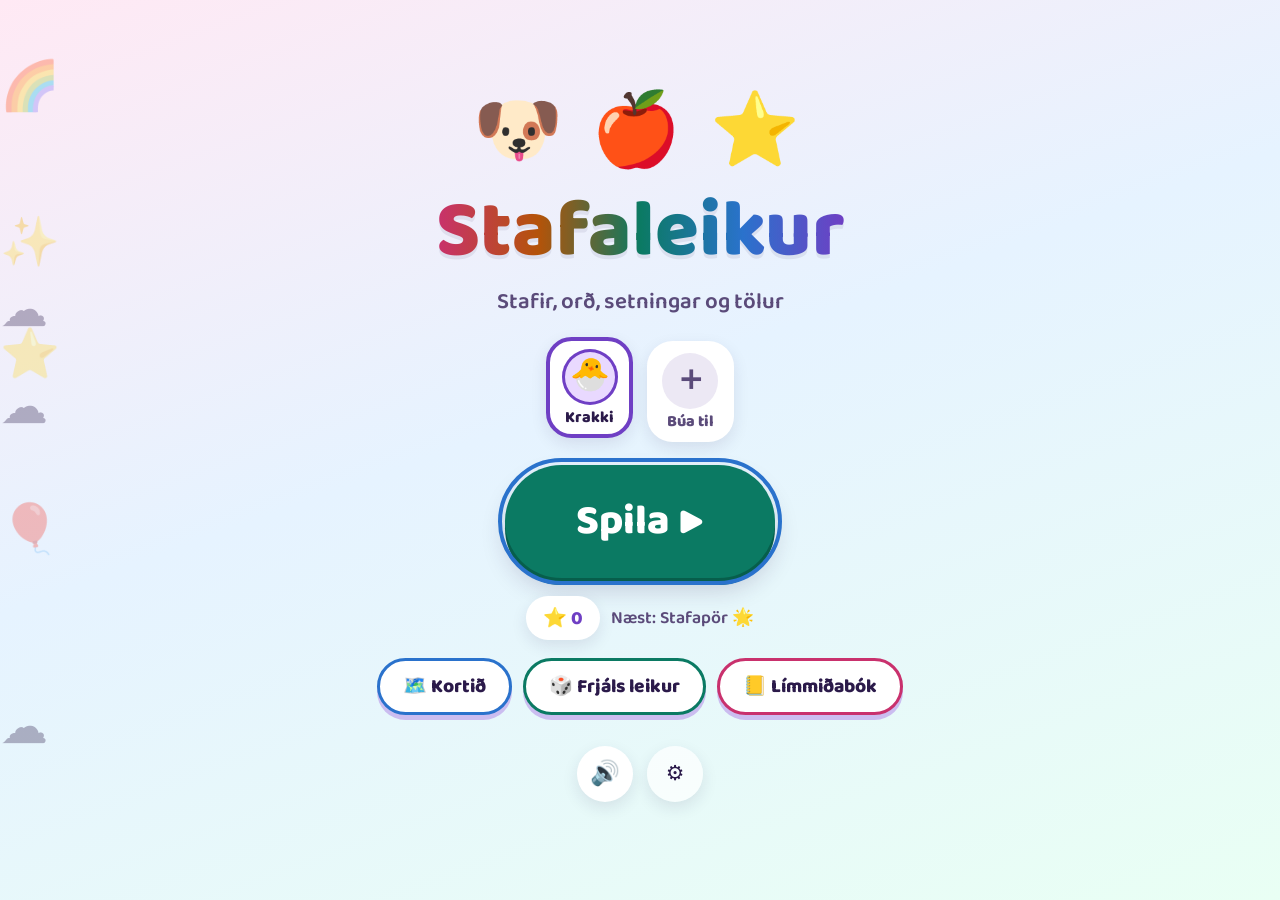
<file: index.html>
<!DOCTYPE html>
<html lang="is">
<head>
<meta charset="utf-8">
<meta name="viewport" content="width=device-width, initial-scale=1, viewport-fit=cover">
<meta name="theme-color" content="#ffe9f4">
<meta name="description" content="Stafaleikur — íslenskur lestrar- og reikningsleikur fyrir börn sem eru að læra stafina, lesa orð og setningar, og telja.">
<meta name="apple-mobile-web-app-capable" content="yes">
<meta name="mobile-web-app-capable" content="yes">
<meta name="apple-mobile-web-app-status-bar-style" content="default">
<meta name="apple-mobile-web-app-title" content="Stafaleikur">
<title>Stafaleikur</title>
<link rel="manifest" href="./manifest.webmanifest">
<link rel="icon" href="./icons/favicon.svg" type="image/svg+xml">
<link rel="apple-touch-icon" href="./apple-touch-icon.png">
<link rel="preconnect" href="https://fonts.googleapis.com">
<link rel="preconnect" href="https://fonts.gstatic.com" crossorigin>
<link rel="stylesheet" href="https://fonts.googleapis.com/css2?family=Baloo+2:wght@600;800&display=swap" media="print" onload="this.media='all'">
<link rel="stylesheet" href="./css/stafaleikur.css">
</head>
<body>
<div id="app" aria-live="polite"></div>
<noscript><p style="padding:2rem;text-align:center">Kveikja þarf á JavaScript til að spila Stafaleikinn.</p></noscript>
<script type="module" src="./js/app.js"></script>
<script data-goatcounter="https://lestrarleikur.goatcounter.com/count" async src="//gc.zgo.at/count.js"></script>
</body>
</html>
</file>
<file: css/stafaleikur.css>
/* =====================================================================
   Stafaleikur 2.0 — hönnunarkerfi og sameiginlegir hlutar
   Litir eru valdir með WCAG-mælingu: dökkur texti á ljósum reitum (>10:1),
   hvítur texti aðeins á djúpu litunum (≥4,5:1). Aldrei hvítt á gulu.
   ===================================================================== */
:root{
  --bleikur:#c9316d;   --bleikur-ljos:#ffd6e7;
  --blar:#2a72cc;      --blar-ljos:#d6e8ff;
  --graenn:#0b7a63;    --graenn-ljos:#d1f5ea;
  --gulur:#f5b800;     --gulur-ljos:#fff1b8;   --gulur-dj:#a16207;
  --fjolublar:#6f3fc4; --fjolublar-ljos:#e9d9ff;
  --appelsinu:#b45309; --appelsinu-ljos:#ffe7c7;
  --raudur:#b91c1c;    --raudur-ljos:#fde2e4;
  --blagraenn:#0e7490; --blagraenn-ljos:#d8f1fb;
  --fuksia:#a21caf;    --fuksia-ljos:#fae8ff;
  --indigo:#4338ca;    --indigo-ljos:#e0e0ff;
  --dokkt:#2b1a4a; --dauft:#5b4b7a; --hvitt:#fff; --graleitt:#ece8f4; --grar:#8d84a3;
  --bak:linear-gradient(160deg,#ffe9f4 0%,#e6f3ff 45%,#e9fff4 100%);
  --radius:1.6rem; --radius-l:2.4rem;
  --skuggi:0 14px 34px rgba(43,26,74,.14); --skuggi-l:0 6px 16px rgba(43,26,74,.10);
  --letur:"Baloo 2","Chalkboard SE",ui-rounded,"Comic Sans MS",system-ui,sans-serif;
  --bil:clamp(.45rem,1.5vh,1rem);
  --ofan:env(safe-area-inset-top,0px); --nedan:env(safe-area-inset-bottom,0px);
  --vinstri:env(safe-area-inset-left,0px); --haegri:env(safe-area-inset-right,0px);
  --hrodi:.15s;
}

*{box-sizing:border-box}
html,body{height:100%;margin:0;overscroll-behavior:none}
html{-webkit-text-size-adjust:100%;color-scheme:light}
body{
  font-family:var(--letur);font-weight:600;color:var(--dokkt);
  background:#ffe9f4;overflow:hidden;
  -webkit-user-select:none;user-select:none;
  touch-action:manipulation;-webkit-tap-highlight-color:transparent;-webkit-touch-callout:none;
  overscroll-behavior:none;
}
body::before{content:'';position:fixed;inset:0;background:var(--bak);z-index:-2}
button{font:inherit;color:inherit;font-weight:inherit;cursor:pointer;touch-action:manipulation}
button:disabled{cursor:default}
:focus{outline:none}
:focus-visible{outline:4px solid var(--blar);outline-offset:3px;border-radius:.6rem}
b,strong{font-weight:800}
input{font:inherit}
.falin{display:none !important}
.sr{position:absolute;width:1px;height:1px;overflow:hidden;clip:rect(0 0 0 0);white-space:nowrap}

/* himinn (skýin) og agnir (konfettí) */
#himinn{position:fixed;inset:0;pointer-events:none;z-index:0;overflow:hidden}
.sky{position:absolute;font-size:3rem;opacity:.32;animation:sveima linear infinite}
@keyframes sveima{from{transform:translateX(-15vw)}to{transform:translateX(115vw)}}
#agnir{position:fixed;inset:0;pointer-events:none;z-index:40;overflow:hidden}
.agn{position:absolute;font-size:2rem;animation:falla linear forwards}
@keyframes falla{to{transform:translateY(110vh) rotate(720deg);opacity:0}}

/* ---------- skjáir ---------- */
#app{position:relative;z-index:1;height:100vh;height:100dvh;width:100%;display:flex;flex-direction:column}
.skjar{
  flex:1;min-height:0;width:100%;display:flex;flex-direction:column;align-items:center;
  gap:var(--bil);text-align:center;
  padding:calc(.6rem + var(--ofan)) calc(1rem + var(--haegri)) calc(.8rem + var(--nedan)) calc(1rem + var(--vinstri));
  overflow-y:auto;overflow-x:hidden;-webkit-overflow-scrolling:touch;
}
.skjar.midja{justify-content:center}
.skjar.midja::before,.skjar.midja::after{content:'';flex:1 0 0;min-height:0}
.skjar.leikskjar{overflow:hidden;justify-content:flex-start}
.efni{width:100%;max-width:64rem;display:flex;flex-direction:column;align-items:center;gap:var(--bil)}

h1,h2,h3{margin:0;line-height:1.1}
h1.logo{font-size:clamp(2.4rem,8vw,5rem);font-weight:800;line-height:1;
  background:linear-gradient(90deg,var(--bleikur),var(--appelsinu),var(--graenn),var(--blar),var(--fjolublar));
  -webkit-background-clip:text;background-clip:text;color:transparent;filter:drop-shadow(0 4px 0 rgba(43,26,74,.08))}
h2{font-size:clamp(1.5rem,4.5vw,2.4rem);font-weight:800}
h3{font-size:clamp(1.15rem,3vw,1.5rem);font-weight:800}
.undirtitill{font-size:clamp(1rem,3vw,1.4rem);color:var(--dauft);margin:0}
.smatt{font-size:clamp(.95rem,2.4vw,1.1rem);color:var(--dauft)}
p{margin:0;line-height:1.4}

/* ---------- takkar ---------- */
.takki{
  --t:var(--graenn);--t-dj:#075e4b;
  font-size:clamp(1.3rem,3.6vw,2rem);font-weight:800;color:#fff;background:var(--t);
  border:none;border-radius:999px;padding:.65em 1.5em;min-height:3.4rem;
  box-shadow:0 7px 0 var(--t-dj),0 12px 24px rgba(43,26,74,.18);
  transition:transform .08s,box-shadow .08s,opacity .2s;display:inline-flex;align-items:center;justify-content:center;gap:.4em;
  text-decoration:none;
}
.takki:active{transform:translateY(5px);box-shadow:0 2px 0 var(--t-dj)}
.takki.blar{--t:var(--blar);--t-dj:#1c549c}
.takki.bleikur{--t:var(--bleikur);--t-dj:#961f4f}
.takki.fjolublar{--t:var(--fjolublar);--t-dj:#4f2a92}
.takki.appelsinu{--t:var(--appelsinu);--t-dj:#843b05}
.takki.raudur{--t:var(--raudur);--t-dj:#8a1414}
.takki.litill{font-size:clamp(1rem,2.6vw,1.25rem);padding:.55em 1.2em;min-height:3.4rem;box-shadow:0 5px 0 var(--t-dj),0 8px 16px rgba(43,26,74,.14)}
.takki.litill:active{box-shadow:0 1px 0 var(--t-dj)}
.takki:disabled{opacity:.45;transform:none;box-shadow:0 5px 0 var(--t-dj)}

.textatakki{
  --t:var(--fjolublar);
  font-size:clamp(1rem,2.6vw,1.2rem);font-weight:800;color:var(--dokkt);background:#fff;
  border:3px solid var(--t);border-radius:999px;padding:.5em 1.2em;min-height:3.4rem;
  box-shadow:0 5px 0 #cbbdf0;transition:transform .08s,box-shadow .08s,background .12s;
  display:inline-flex;align-items:center;justify-content:center;gap:.4em;
  -webkit-user-select:none;user-select:none;
}
.textatakki:active,.textatakki.virkur{background:var(--t);color:#fff;transform:translateY(4px);box-shadow:0 1px 0 #cbbdf0}
.textatakki.blar{--t:var(--blar)} .textatakki.graenn{--t:var(--graenn)} .textatakki.bleikur{--t:var(--bleikur)}
.textatakki .synid{background:var(--fjolublar-ljos);border-radius:.5em;padding:.05em .5em;letter-spacing:.05em;white-space:nowrap}
.textatakki.virkur .synid{background:rgba(255,255,255,.25)}
.textatakki.halda{touch-action:none}

.ikontakki{
  width:3.5rem;height:3.5rem;min-width:3.5rem;border-radius:50%;border:none;background:#fff;color:var(--dokkt);
  font-size:1.5rem;display:inline-flex;align-items:center;justify-content:center;
  box-shadow:var(--skuggi-l);transition:transform .08s;
}
.ikontakki:active{transform:scale(.92)}
.ikontakki.stor{width:4rem;height:4rem;min-width:4rem;font-size:2rem}

.merki{background:#fff;border-radius:999px;padding:.35em .9em;font-size:clamp(1rem,2.2vw,1.2rem);
  font-weight:800;box-shadow:var(--skuggi-l);white-space:nowrap;display:inline-flex;align-items:center;gap:.3em;min-height:2.4rem}
.merki.fjolublar{color:var(--fjolublar)} .merki.bleikur{color:var(--bleikur)} .merki.graenn{color:var(--graenn)} .merki.blar{color:var(--blar)}

/* ---------- HUD (stika) ---------- */
.stika{width:100%;max-width:64rem;display:flex;align-items:center;gap:.6rem;flex-wrap:nowrap;min-height:3.75rem}
.stika .stafaTakki{font-size:1.15rem;font-weight:800;letter-spacing:-.02em}
.stika .stafaTakki[aria-pressed="true"]{background:var(--fjolublar);color:#fff}
@media (max-width:420px){.stika .titill{display:none}}
/* toppstika sem límist við toppinn á skjám sem skrunast (kort, límmiðabók, foreldrar) */
.toppstika{position:sticky;top:calc(-.6rem - var(--ofan));z-index:5;background:rgba(255,236,246,.85);backdrop-filter:blur(8px);-webkit-backdrop-filter:blur(8px);
  margin:calc(-.6rem - var(--ofan)) -1rem 0;padding:calc(.6rem + var(--ofan)) 1rem .5rem;width:calc(100% + 2rem);display:flex;justify-content:center}
.toppstika > .stika{max-width:64rem}
.stika .titill{flex:1 1 auto;min-width:0;text-align:left;font-size:clamp(1rem,2.6vw,1.3rem);font-weight:800;
  white-space:nowrap;overflow:hidden;text-overflow:ellipsis;color:var(--dokkt);padding:0 .2rem}
.framvinda{flex:1 1 8rem;max-width:22rem;height:1.1rem;background:var(--fjolublar-ljos);border-radius:999px;overflow:hidden;
  box-shadow:inset 0 2px 4px rgba(43,26,74,.10)}
.framvindaFyllt{height:100%;width:0%;border-radius:999px;background:linear-gradient(90deg,var(--blagraenn),var(--graenn));transition:width .35s}
.stika .timi{min-width:5.2rem;justify-content:center;font-variant-numeric:tabular-nums}
.stika .timi.litid{color:var(--raudur);animation:pulsa .6s ease-in-out infinite}

/* ---------- leiksvæðið ---------- */
.leiksvaedi{flex:1 1 auto;min-height:0;width:100%;max-width:64rem;display:flex;flex-direction:column;
  align-items:center;justify-content:flex-start;gap:clamp(.4rem,1.6vh,1rem);position:relative;overflow:hidden}
.leiksvaedi > *{max-width:100%}
.leiksvaedi:focus,.leiksvaedi:focus-visible{outline:none}
/* miðjun með sjálfvirkum spássíum í stað justify-content:center, svo toppurinn klippist ekki ef efnið er of hátt */
.leiksvaedi > :first-child{margin-top:auto}
.leiksvaedi > :last-child{margin-bottom:auto}
.hjalp{width:100%;max-width:64rem;font-size:clamp(1rem,2.6vw,1.3rem);color:var(--dauft);min-height:1.6em;
  line-height:1.3;font-weight:700}
.hjalp .stafnafn{color:var(--bleikur);font-weight:800;font-size:1.15em}

/* ---------- spjald / mynd / orð ---------- */
.spjald{background:#fff;border-radius:var(--radius-l);padding:clamp(.6rem,1.6vh,1rem) clamp(1.2rem,4vw,2.2rem);
  box-shadow:var(--skuggi);display:flex;flex-direction:column;align-items:center;gap:clamp(.3rem,1vh,.6rem);max-width:100%}
.spjald.rangt{animation:hrista .4s}
.spjald.rod{flex-direction:row;gap:clamp(.8rem,3vw,2rem);justify-content:center;flex-wrap:wrap}
.mynd{font-size:clamp(3.5rem,14vh,8rem);line-height:1.1;animation:hopp 2.2s ease-in-out infinite;cursor:pointer;
  background:none;border:none;padding:0 .1em}
.mynd.litil{font-size:clamp(2.6rem,9vh,5rem)}
.mynd.rett{animation:snua .6s ease}
.stort-ord{font-size:clamp(2rem,min(9vh,10vw),4.5rem);font-weight:800;line-height:1.15;letter-spacing:.03em;
  overflow-wrap:anywhere}
.stort-ord .eyda{display:inline-block;min-width:2.2em;border-bottom:.08em solid var(--fjolublar);
  background:var(--fjolublar-ljos);border-radius:.25em .25em 0 0;color:var(--fjolublar);vertical-align:bottom;
  padding:0 .15em;animation:pulsa 1.1s ease-in-out infinite}
.stort-ord .eyda.buid{color:var(--graenn);background:var(--graenn-ljos);border-color:var(--graenn);animation:skella .3s ease}
.stort-ord .eyda.visbending{color:var(--bleikur);background:var(--bleikur-ljos);border-color:var(--bleikur)}
.storistafur{font-size:clamp(4.5rem,16vh,9rem);font-weight:800;line-height:1.05;
  background:linear-gradient(180deg,var(--fjolublar),var(--bleikur));-webkit-background-clip:text;background-clip:text;color:transparent}
.baedi{font-size:clamp(1.1rem,3vw,1.5rem);color:var(--dauft);letter-spacing:.3em;font-weight:800}
.setning{font-size:clamp(1.5rem,min(6.5vh,6vw),3rem);font-weight:800;line-height:1.25;overflow-wrap:anywhere;max-width:100%}

.ord{display:flex;gap:clamp(.2rem,.8vw,.4rem);align-items:flex-end;flex-wrap:wrap;justify-content:center}
.stafur{
  font-size:clamp(1.9rem,min(7vw,8vh),4rem);font-weight:800;line-height:1.15;
  padding:.06em .18em;border-radius:.28em;min-width:.75em;text-align:center;background:none;border:none;color:var(--dokkt);
}
.stafur.sest{color:var(--dokkt);opacity:.55}
.stafur.reitur{color:transparent;background:var(--fjolublar-ljos);border-bottom:.12em solid var(--fjolublar)}
.stafur.reitur.naest{background:var(--gulur-ljos);border-bottom-color:var(--gulur-dj);animation:pulsa 1.1s ease-in-out infinite}
.stafur.buid{color:var(--graenn);background:var(--graenn-ljos);border-bottom:.12em solid var(--graenn);animation:skella .3s ease}
.stafur.visbending{color:var(--bleikur) !important;background:var(--bleikur-ljos);border-bottom-color:var(--bleikur)}
.stafur.rangur-stafur{color:var(--raudur);background:var(--raudur-ljos);animation:hrista .35s}
.stafur.smellanlegur{cursor:pointer;min-width:2.75rem;min-height:2.75rem}
.ord.hastafir .stafur{text-transform:uppercase}

/* ---------- stafa- og tölureitir ---------- */
.stafaval,.tolur{display:grid;gap:clamp(.55rem,1.4vw,.8rem);width:100%;max-width:58rem;
  grid-template-columns:repeat(auto-fit,minmax(3.6rem,1fr));justify-content:center}
.stafaval.faerri,.tolur.faerri{max-width:36rem}
.stafaval.hastafir .stafatakki{text-transform:uppercase}
.stafatakki,.tolutakki{
  --l:var(--fjolublar-ljos);--l-dj:var(--fjolublar);
  font-weight:800;font-size:clamp(1.5rem,4vw,2.4rem);line-height:1.15;color:var(--dokkt);background:var(--l);
  border:2px solid var(--l-dj);border-radius:1rem;padding:.3em 0;min-height:3.5rem;min-width:3.5rem;
  box-shadow:0 6px 0 var(--l-dj),0 8px 18px rgba(43,26,74,.12);
  transition:transform .08s,box-shadow .08s,opacity .2s;
}
@media(hover:hover){.stafatakki:hover,.tolutakki:hover{transform:translateY(-3px)}}
.stafatakki:active,.tolutakki:active{transform:translateY(5px);box-shadow:0 1px 0 var(--l-dj)}
.stafatakki.rangur,.tolutakki.rangur{opacity:.25;pointer-events:none;transform:none;box-shadow:none}
.stafatakki.visbending,.tolutakki.visbending{animation:pulsa .7s ease-in-out infinite;outline:5px solid var(--bleikur);outline-offset:3px}
.stafatakki.rett,.tolutakki.rett{animation:snua .6s ease;background:var(--graenn-ljos);--l-dj:var(--graenn);outline:4px solid var(--graenn);outline-offset:2px}
/* grænn og rauður eru fráteknir fyrir rétt/rangt — ekki í reitalitunum */
[data-litur="0"],[data-litur="8"]{--l:var(--bleikur-ljos);--l-dj:var(--bleikur)}
[data-litur="1"],[data-litur="9"]{--l:var(--blar-ljos);--l-dj:var(--blar)}
[data-litur="2"]{--l:var(--fjolublar-ljos);--l-dj:var(--fjolublar)}
[data-litur="3"]{--l:var(--appelsinu-ljos);--l-dj:var(--appelsinu)}
[data-litur="4"]{--l:var(--blagraenn-ljos);--l-dj:var(--blagraenn)}
[data-litur="5"]{--l:var(--gulur-ljos);--l-dj:var(--gulur-dj)}
[data-litur="6"]{--l:var(--indigo-ljos);--l-dj:var(--indigo)}
[data-litur="7"]{--l:var(--fuksia-ljos);--l-dj:var(--fuksia)}

/* ---------- myndaval ---------- */
.valkostir{display:grid;grid-template-columns:repeat(4,1fr);gap:clamp(.5rem,1.5vw,1rem);width:100%;max-width:56rem}
.valkostir.thrir{grid-template-columns:repeat(3,1fr);max-width:44rem}
.valkostir.tveir{grid-template-columns:repeat(2,1fr);max-width:30rem}
.valkostir.sex{grid-template-columns:repeat(3,1fr);max-width:44rem}
@media (max-width:700px){
  .valkostir{grid-template-columns:repeat(2,1fr)}
  .valkostir.sex{grid-template-columns:repeat(3,1fr)}
  .valkostir.sex .valkostur .emj{font-size:clamp(2rem,7vh,3rem)}
  .valkostir.thrir{grid-template-columns:repeat(3,1fr)}
  .valkostir.thrir .valkostur .emj{font-size:clamp(2.2rem,8vh,3.6rem)}
}
.valkostur{position:relative;background:#fff;border:4px solid transparent;border-radius:var(--radius);
  padding:clamp(.5rem,1.6vh,1rem) .4rem;font:inherit;transition:transform var(--hrodi),border-color var(--hrodi),opacity .2s;
  box-shadow:0 10px 22px rgba(43,26,74,.11);min-height:5rem;display:flex;flex-direction:column;align-items:center;justify-content:center;gap:.2rem}
@media(hover:hover){.valkostur:hover{transform:translateY(-6px);border-color:var(--blar)}}
.valkostur:active{transform:scale(.96)}
.valkostur .emj{font-size:clamp(2.6rem,min(9vh,11vw),5rem);line-height:1.15;display:block}
.valkostir.thrir .valkostur .emj{font-size:clamp(2.8rem,min(10vh,13vw),5.4rem)}
.valkostur .nr{position:absolute;top:.45rem;left:.5rem;background:var(--fjolublar);color:#fff;
  width:1.8rem;height:1.8rem;border-radius:50%;display:flex;align-items:center;justify-content:center;font-size:1rem;font-weight:800}
.valkostur .ordtexti{font-size:clamp(1rem,2.6vw,1.3rem);font-weight:800;color:var(--dauft);opacity:0;transition:.2s;min-height:1.2em;line-height:1.2}
.valkostur.syna .ordtexti,.valkostur.medTexta .ordtexti{opacity:1}
.valkostur.rett{border-color:var(--graenn);background:var(--graenn-ljos);animation:snua .6s ease}
.valkostur.rangt{animation:hrista .4s;opacity:.35;pointer-events:none}
.valkostur.visbending{animation:pulsa .7s ease-in-out infinite;border-color:var(--bleikur)}
.valkostur:disabled{pointer-events:none}

/* ---------- flísar (orða-/stafaraðir) ---------- */
.flisar{display:flex;flex-wrap:wrap;gap:clamp(.4rem,1.2vw,.7rem);justify-content:center;width:100%;max-width:56rem}
.flis{--l:var(--blar-ljos);--l-dj:var(--blar);
  font-size:clamp(1.3rem,min(4vw,5vh),2.2rem);font-weight:800;color:var(--dokkt);background:var(--l);border:2px solid var(--l-dj);border-radius:1rem;line-height:1.15;
  padding:.4em .8em;min-height:3.4rem;min-width:3.4rem;box-shadow:0 6px 0 var(--l-dj),0 8px 18px rgba(43,26,74,.12);
  transition:transform .08s,box-shadow .08s,opacity .2s}
.flis:active{transform:translateY(5px);box-shadow:0 1px 0 var(--l-dj)}
.flis.valin{opacity:.25;pointer-events:none;transform:none;box-shadow:none}
.flis.rett{background:var(--graenn-ljos);--l-dj:var(--graenn)}
.flis.rangt{animation:hrista .35s;background:var(--raudur-ljos);--l-dj:var(--raudur)}
.flis.visbending{animation:pulsa .7s ease-in-out infinite;outline:5px solid var(--bleikur);outline-offset:3px}
.flis.rangur{opacity:.25;pointer-events:none;transform:none;box-shadow:none}
.holf{display:flex;flex-wrap:wrap;gap:.4rem;justify-content:center;align-items:center;min-height:3.6rem;width:100%}
.holf .reitur-ord{min-width:4.5em;min-height:2.6em;border-bottom:.12em solid var(--fjolublar);background:var(--fjolublar-ljos);
  border-radius:.4em .4em 0 0;font-size:clamp(1.3rem,min(4vw,5vh),2.2rem);font-weight:800;display:flex;align-items:center;justify-content:center;
  padding:0 .4em;color:var(--dokkt);border-top:none;border-left:none;border-right:none}
.holf .reitur-ord.naest{background:var(--gulur-ljos);border-bottom-color:var(--gulur-dj);animation:pulsa 1.1s ease-in-out infinite}
.holf .reitur-ord.fyllt{cursor:pointer}
.holf .reitur-ord.buid{background:var(--graenn-ljos);border-bottom-color:var(--graenn);color:var(--graenn);animation:skella .3s ease}

/* ---------- stjörnur ---------- */
.stjornur{display:inline-flex;gap:.15em;font-size:1em;line-height:1}
.stjarna{filter:grayscale(1);opacity:.35;display:inline-block}
.stjarna.full{filter:none;opacity:1}
.stjarna.fljuga{animation:stjarnaInn .5s cubic-bezier(.34,1.56,.64,1) backwards}
@keyframes stjarnaInn{from{transform:scale(0) rotate(-90deg);opacity:0}to{transform:scale(1);opacity:1}}

/* ---------- svið (sagan) ---------- */
.svid{background:#fff;border-radius:var(--radius-l);padding:clamp(.8rem,2vh,1.2rem) clamp(1rem,3vw,1.6rem);box-shadow:var(--skuggi);
  width:min(56rem,100%);min-height:clamp(6rem,20vh,10rem);display:flex;align-items:center;justify-content:center;overflow:hidden}
.svidHlutir{display:flex;flex-wrap:wrap;gap:.25em;justify-content:center;align-items:center;font-size:clamp(1.8rem,6.5vh,3.4rem)}
.svidHlutir span{display:inline-block;will-change:transform,opacity}
.svidhopur{display:flex;flex-wrap:wrap;gap:.25em;justify-content:center;align-items:center;padding:.12em .25em;border-radius:.6em}
.svidhopur.nyr{background:var(--graenn-ljos);box-shadow:inset 0 0 0 3px #a9dccb}
.svidhopur.valinn{cursor:pointer;border:4px solid transparent;transition:border-color .15s}
.svidadgerd{font-weight:800;color:var(--fjolublar);font-size:1.1em;padding:0 .15em}
.svidpar{display:flex;align-items:center;gap:.25em;flex-wrap:wrap;justify-content:center}
.farinn{opacity:.3;filter:grayscale(1);position:relative}
.farinn::after{content:'✖';position:absolute;inset:0;display:flex;align-items:center;justify-content:center;color:var(--bleikur);font-size:.8em;opacity:.9;filter:none}
.jafna{font-size:clamp(1.5rem,min(6vh,8vw),2.6rem);font-weight:800;letter-spacing:.02em;white-space:nowrap;min-height:1.3em}
.jafna span{display:inline-block;margin:0 .12em;animation:skella .3s ease}
.jafna .spurn{color:var(--bleikur)}
.daemi{font-size:clamp(1.8rem,min(9vh,10vw),4.4rem);font-weight:800;line-height:1.1;letter-spacing:.03em;white-space:nowrap}
.daemi .spurn{color:var(--bleikur)}
.daemiMyndir{display:flex;align-items:center;justify-content:center;gap:.5rem;flex-wrap:wrap;font-size:clamp(1.5rem,5vh,2.8rem)}
.daemiMyndir .hopur{display:flex;gap:.12em;flex-wrap:wrap;justify-content:center;max-width:16em}
.daemiMyndir .adgerd{font-weight:800;color:var(--fjolublar);font-size:1.1em;padding:0 .2em}
.daemiMyndir .burt{opacity:.28;position:relative;filter:grayscale(1)}
.daemiMyndir .burt::after{content:'✖';position:absolute;inset:0;display:flex;align-items:center;justify-content:center;color:var(--bleikur);font-size:.9em;opacity:.9;filter:none}
@keyframes birtast{from{transform:scale(0) rotate(-25deg);opacity:0}60%{transform:scale(1.25) rotate(8deg);opacity:1}to{transform:scale(1);opacity:1}}
@keyframes koma{from{transform:translateX(70vw) scale(.4);opacity:0}to{transform:none;opacity:1}}
@keyframes springaAnim{0%{transform:scale(1)}35%{transform:scale(1.6)}100%{transform:scale(2.4);opacity:0}}
@keyframes bordaAnim{0%{transform:scale(1)}45%{transform:scale(.55) rotate(25deg)}100%{transform:scale(0) rotate(-15deg);opacity:0}}
@keyframes burtAnim{to{transform:translateX(70vw) translateY(-25vh) rotate(25deg);opacity:0}}
@keyframes hverfaAnim{to{transform:scale(.15) rotate(380deg);opacity:0}}
.svidHlutir .birtast{animation:birtast .45s cubic-bezier(.34,1.56,.64,1) backwards}
.svidHlutir .koma{animation:koma 1s cubic-bezier(.22,1,.36,1) backwards}
.svidHlutir .springa{animation:springaAnim .8s ease-in forwards}
.svidHlutir .borda{animation:bordaAnim .8s ease-in forwards}
.svidHlutir .burt{animation:burtAnim 1s ease-in forwards}
.svidHlutir .hverfa{animation:hverfaAnim .9s ease-in forwards}

/* ---------- yfirlögg / gluggi ---------- */
.yfirlag{position:fixed;inset:0;z-index:30;background:rgba(43,26,74,.78);display:flex;align-items:center;justify-content:center;
  padding:calc(1rem + var(--ofan)) 1rem calc(1rem + var(--nedan));animation:dofnaInn .2s ease}
@keyframes dofnaInn{from{opacity:0}to{opacity:1}}
.gluggi{background:#fff;border-radius:var(--radius-l);padding:clamp(1.2rem,4vh,2rem) clamp(1.2rem,4vw,2.4rem);width:min(34rem,100%);
  max-height:100%;overflow-y:auto;box-shadow:0 30px 60px rgba(0,0,0,.35);display:flex;flex-direction:column;align-items:center;gap:1rem;text-align:center;
  animation:gluggiInn .25s cubic-bezier(.34,1.56,.64,1)}
@keyframes gluggiInn{from{transform:scale(.7);opacity:0}to{transform:scale(1);opacity:1}}
.gluggi .takn{font-size:clamp(3rem,10vh,5rem);line-height:1.1}
.gluggi .takkar{display:flex;flex-wrap:wrap;gap:.7rem;justify-content:center;width:100%}
.gluggi .takkar .takki{flex:1 1 auto}

/* ---------- hreyfingar ---------- */
@keyframes hopp{0%,100%{transform:translateY(0) rotate(-2deg)}50%{transform:translateY(-12px) rotate(2deg)}}
@keyframes snua{0%{transform:scale(1)}40%{transform:scale(1.3) rotate(12deg)}100%{transform:scale(1)}}
@keyframes hrista{0%,100%{transform:translateX(0)}20%{transform:translateX(-14px)}40%{transform:translateX(14px)}60%{transform:translateX(-9px)}80%{transform:translateX(9px)}}
@keyframes pulsa{0%,100%{transform:scale(1)}50%{transform:scale(1.1)}}
@keyframes skella{0%{transform:scale(1.5)}100%{transform:scale(1)}}
.hverfaUt{animation:hverfaUt .35s ease forwards}
@keyframes hverfaUt{to{opacity:0;transform:scale(.8)}}

/* html.kyrrt = foreldri slökkti á hreyfingum í stillingum */
html.kyrrt *,html.kyrrt *::before,html.kyrrt *::after{animation-duration:.001s !important;animation-iteration-count:1 !important;transition-duration:.001s !important}
html.kyrrt #himinn,html.kyrrt #agnir{display:none}
@media (prefers-reduced-motion:reduce){
  *,*::before,*::after{animation-duration:.001s !important;animation-iteration-count:1 !important;transition-duration:.001s !important}
  #himinn,#agnir{display:none}
}

/* ---------- framvindupunktar í HUD ---------- */
.punktar{flex:1 1 auto;display:flex;gap:.3rem;justify-content:center;align-items:center;flex-wrap:wrap;min-width:0;max-width:22rem}
.punktur{width:1rem;height:1rem;border-radius:50%;background:#fff;box-shadow:inset 0 0 0 2px var(--fjolublar-ljos);transition:background .3s,transform .3s}
.punktur.fullur{background:var(--graenn);box-shadow:none;animation:skella .35s ease}
.punktar.margir .punktur{width:.7rem;height:.7rem}
.punktar.timi{display:block;height:1.1rem;background:#fff;border-radius:999px;overflow:hidden;box-shadow:inset 0 2px 4px rgba(43,26,74,.10)}
.punktar.timi .timiFyllt{display:block;height:100%;width:100%;border-radius:999px;background:linear-gradient(90deg,var(--blagraenn),var(--graenn));transition:width 1s linear,background .5s}
.punktar.timi.litid .timiFyllt{background:linear-gradient(90deg,var(--appelsinu),var(--bleikur))}

/* náðartími eftir að ný umferð birtist: smellir hunsaðir, efnið svífur inn */
.leiksvaedi.nad{pointer-events:none}
.leiksvaedi > *{animation:svifaInn .3s ease backwards}
@keyframes svifaInn{from{opacity:0;transform:translateY(10px) scale(.97)}to{opacity:1;transform:none}}
.vekja{animation:vekja .9s ease !important}
@keyframes vekja{0%,100%{transform:scale(1)}30%{transform:scale(1.08) rotate(-3deg)}60%{transform:scale(1.08) rotate(3deg)}}

/* spurning (efst) og svör (neðst) — í landslagi á síma fara þau hlið við hlið */
.spurning{display:flex;flex-direction:column;align-items:center;gap:clamp(.3rem,1vh,.6rem);max-width:100%;position:relative}
.svor{display:flex;flex-direction:column;align-items:center;gap:clamp(.4rem,1.2vh,.8rem);width:100%}
.hljodTakki{position:absolute;top:-.4rem;right:-.6rem;z-index:2;font-size:1.3rem}
@media (max-width:600px){.hljodTakki{right:-.3rem;top:-.5rem;width:3rem;height:3rem;min-width:3rem}}

/* stórir stafir — hreinn CSS-rofi, gögnin eru alltaf lágstafa */
.leiksvaedi.hastafir .stafur,.leiksvaedi.hastafir .stafatakki,.leiksvaedi.hastafir .stort-ord,.leiksvaedi.hastafir .setning,
.leiksvaedi.hastafir .flis,.leiksvaedi.hastafir .reitur-ord,.leiksvaedi.hastafir .ordtexti,.leiksvaedi.hastafir .storistafur:not(.fast),
.leiksvaedi.hastafir .eyda{text-transform:uppercase}
.leiksvaedi.hastafir .baedi,.leiksvaedi.hastafir .fast,.leiksvaedi.hastafir .fast *{text-transform:none}

/* ---------- lítill sími í landslagi ---------- */
@media (max-height:480px){
  :root{--bil:.35rem}
  .skjar{padding-top:calc(.3rem + var(--ofan));padding-bottom:calc(.4rem + var(--nedan))}
  .stika{min-height:2.6rem}
  .ikontakki{width:2.75rem;height:2.75rem;min-width:2.75rem;font-size:1.2rem}   /* 44 px — lágmarksstærð snertiflatar */
  .merki{min-height:2rem;padding:.2em .7em}
  .mynd{font-size:clamp(2.4rem,18vh,4.5rem);animation:none}
  .spjald{padding:.4rem 1.2rem}
  .stafatakki,.tolutakki{min-height:2.9rem;padding:.3em 0;font-size:clamp(1.3rem,3.5vh,2rem)}
  .stafaval,.tolur{grid-template-columns:repeat(auto-fit,minmax(3rem,1fr))}
  .valkostir,.valkostir.sex{grid-template-columns:repeat(4,1fr)}
  .valkostir.sex{grid-template-columns:repeat(6,1fr)}
  .valkostur{min-height:4rem;padding:.3rem .3rem}
  .valkostur .emj,.valkostir.thrir .valkostur .emj{font-size:clamp(2rem,16vh,3.4rem)}
  .hjalp{min-height:1.3em;font-size:1rem}
  .takki{min-height:2.9rem;font-size:1.2rem}
  .storistafur{font-size:clamp(3rem,24vh,5rem)}
  .stika{min-height:3rem}
  .leiksvaedi{flex-direction:row;flex-wrap:nowrap;align-items:center;justify-content:center;gap:1rem}
  .leiksvaedi > :first-child{margin-top:0}
  .leiksvaedi > :last-child{margin-bottom:0}
  .leiksvaedi > .spurning{flex:0 1 38%;min-width:0}
  .leiksvaedi > .svor{flex:1 1 60%;min-width:0}
  .leiksvaedi > .svor .valkostir,.leiksvaedi > .svor .valkostir.sex{grid-template-columns:repeat(3,1fr)}
  .leiksvaedi > .svor .valkostir.tveir{grid-template-columns:repeat(2,1fr)}
  .leiksvaedi > .svor .stafaval,.leiksvaedi > .svor .tolur{grid-template-columns:repeat(auto-fit,minmax(2.9rem,1fr))}
  .stort-ord{font-size:clamp(1.6rem,14vh,3rem)}
  .setning{font-size:clamp(1.2rem,10vh,2rem)}
}

/* ---------- stórir skjáir: aðeins rýmra ---------- */
@media (min-width:1400px) and (min-height:850px){
  html{font-size:18px}
}
@media (min-width:1900px) and (min-height:1000px){
  html{font-size:20px}
}

/* ===== SKEL (app.js) ===== */
/* litir leikmanna og heima: --p / --p-ljos (leikmaður), --h / --h-ljos (heimur) */
[data-litur="bleikur"]{--p:var(--bleikur);--p-ljos:var(--bleikur-ljos);--h:var(--bleikur);--h-ljos:var(--bleikur-ljos)}
[data-litur="blar"]{--p:var(--blar);--p-ljos:var(--blar-ljos);--h:var(--blar);--h-ljos:var(--blar-ljos)}
[data-litur="graenn"]{--p:var(--graenn);--p-ljos:var(--graenn-ljos);--h:var(--graenn);--h-ljos:var(--graenn-ljos)}
[data-litur="appelsinu"]{--p:var(--appelsinu);--p-ljos:var(--appelsinu-ljos);--h:var(--appelsinu);--h-ljos:var(--appelsinu-ljos)}
[data-litur="fjolublar"]{--p:var(--fjolublar);--p-ljos:var(--fjolublar-ljos);--h:var(--fjolublar);--h-ljos:var(--fjolublar-ljos)}
[data-litur="blagraenn"]{--p:var(--blagraenn);--p-ljos:var(--blagraenn-ljos);--h:var(--blagraenn);--h-ljos:var(--blagraenn-ljos)}

.efni.throngt{max-width:40rem}
/* fyrirsagnir fá fókus við skjáskipti (skjálesarar) — enginn fókushringur á þeim */
h1[tabindex="-1"]:focus,h1[tabindex="-1"]:focus-visible,.titill:focus-visible{outline:none}
.toppstika .stika .titill{display:block;text-align:left;font-size:clamp(1.2rem,3vw,1.5rem)}
.takki.stor{font-size:clamp(1.7rem,5vw,2.6rem);padding:.55em 1.7em;min-height:4rem}
.takkar{display:flex;flex-wrap:wrap;gap:.7rem;justify-content:center;width:100%}
.takkar.vinstri{justify-content:flex-start}
.takn{font-size:clamp(3.5rem,12vh,6rem);line-height:1.1}
.textatakki.raudur{--t:var(--raudur);box-shadow:0 5px 0 #f1c5c8}
.textatakki.raudur:active{box-shadow:0 1px 0 #f1c5c8}

/* ---------- heim ---------- */
.heim .kynningMyndir{font-size:clamp(2.6rem,9vh,4.5rem);line-height:1.1;letter-spacing:.1em}
.heim .logo{margin-bottom:-.2rem}
.heim .efni{gap:clamp(.6rem,2vh,1.2rem)}
.profilar{display:flex;flex-wrap:wrap;justify-content:center;gap:clamp(.5rem,1.5vw,.9rem);max-width:100%;padding:.3rem 0}
.profill{--p:var(--fjolublar);--p-ljos:var(--fjolublar-ljos);background:#fff;border:4px solid transparent;border-radius:var(--radius);
  padding:.5rem .55rem .45rem;min-width:5.4rem;display:flex;flex-direction:column;align-items:center;gap:.2rem;box-shadow:var(--skuggi-l);
  transition:transform .12s,border-color .12s;font:inherit;color:var(--dokkt);cursor:pointer}
.profill .avatar{width:3.5rem;height:3.5rem;border-radius:50%;background:var(--p-ljos);display:flex;align-items:center;justify-content:center;font-size:2rem;line-height:1}
.profill .avatar.stor{width:4.5rem;height:4.5rem;font-size:2.6rem}
.profill .nafn{font-size:1rem;font-weight:800;max-width:7rem;overflow:hidden;text-overflow:ellipsis;white-space:nowrap;line-height:1.2}
.profill.virkur{border-color:var(--p);transform:translateY(-4px)}
.profill.virkur .avatar{box-shadow:inset 0 0 0 3px var(--p)}
.profill.nyr .avatar{background:var(--graleitt);color:var(--dauft);font-size:2.2rem;font-weight:800}
.profill.nyr .nafn{color:var(--dauft)}
.profill.synis{cursor:default;box-shadow:none;background:var(--p-ljos);border-color:var(--p)}
.profill.synis .avatar{background:#fff}
@media(hover:hover){.profill:not(.synis):hover{transform:translateY(-4px)}}
.profill:not(.synis):active{transform:scale(.96)}
.profilar.litil .profill{min-width:4.6rem;padding:.4rem .5rem}
.profilar.litil .profill .avatar{width:2.8rem;height:2.8rem;font-size:1.6rem}
.naestaRod{display:flex;align-items:center;justify-content:center;gap:.7rem;flex-wrap:wrap}
.heimTakkar{display:flex;flex-wrap:wrap;justify-content:center;gap:.7rem;max-width:100%}
.heimFotur{display:flex;gap:.9rem;justify-content:center;margin-top:var(--bil)}
.foreldraTakki{background:rgba(255,255,255,.7);font-size:1.3rem}

/* leikmannagluggi */
.profilGluggi{gap:.8rem}
.avatarVal{display:grid;grid-template-columns:repeat(8,1fr);gap:.4rem;width:100%}
.avatarKostur{width:100%;aspect-ratio:1;min-height:2.75rem;border-radius:.9rem;border:3px solid transparent;background:var(--graleitt);font-size:clamp(1.3rem,4.5vw,1.8rem);
  display:flex;align-items:center;justify-content:center;transition:transform .1s,border-color .1s;padding:0}
.avatarKostur.valinn{border-color:var(--fjolublar);background:var(--fjolublar-ljos);transform:scale(1.08)}
@media (max-width:420px){.avatarVal{grid-template-columns:repeat(4,1fr)}}
.litaVal{display:flex;gap:.6rem;justify-content:center;flex-wrap:wrap}
.litaKostur{width:2.75rem;height:2.75rem;border-radius:50%;border:4px solid #fff;background:var(--p);box-shadow:0 0 0 2px var(--graleitt);transition:transform .1s}
.litaKostur.valinn{transform:scale(1.15);box-shadow:0 0 0 3px var(--dokkt)}
input.texti{width:100%;max-width:22rem;font:inherit;font-size:1.15rem;font-weight:700;color:var(--dokkt);background:#fff;border:3px solid var(--graleitt);border-radius:999px;
  padding:.55em 1em;min-height:3.2rem;-webkit-user-select:text;user-select:text;text-align:center}
input.texti:focus{border-color:var(--blar);outline:none}
.val{display:flex;gap:.5rem;justify-content:center;flex-wrap:wrap}
.kynning .takn{font-size:clamp(1.8rem,6vh,3rem);overflow-wrap:anywhere;color:var(--fjolublar)}
.kynning .heimMerki{margin-top:-.4rem}
.erfidleikar{display:flex;flex-direction:column;gap:.7rem;width:100%}
.erfidleikar .takki{width:100%}
.fagnad .takn{animation:hopp 1.6s ease-in-out infinite}

/* ---------- kortið ---------- */
.kort .efni,.limmidabok .efni{max-width:44rem;gap:clamp(1rem,3vh,1.8rem);padding-bottom:1rem}
.heimur{width:100%;--h:var(--fjolublar);--h-ljos:var(--fjolublar-ljos);background:rgba(255,255,255,.55);border-radius:var(--radius-l);
  padding:1rem 1rem 1.3rem;box-shadow:var(--skuggi-l);position:relative;text-align:left}
.heimur.klarad{background:rgba(255,255,255,.75)}
.heimHaus{display:flex;align-items:center;gap:.8rem;flex-wrap:wrap}
.heimHaus .takn{font-size:2.2rem;line-height:1;width:3.6rem;height:3.6rem;border-radius:1.1rem;background:var(--h-ljos);display:flex;align-items:center;justify-content:center;flex:0 0 auto}
.heimTexti{flex:1 1 8rem;min-width:0}
.heimHaus h2{color:var(--h);font-size:clamp(1.35rem,4vw,1.9rem);line-height:1.1}
.heimHaus .lysing{font-size:1rem;color:var(--dauft);line-height:1.2}
.heimHaus .merki{color:var(--h);margin-left:auto}
.leid{list-style:none;margin:1rem 0 0;padding:0;display:flex;flex-direction:column;gap:clamp(.5rem,1.5vh,1rem);position:relative}
.leid::before{content:'';position:absolute;left:50%;top:2.5rem;bottom:2.5rem;border-left:5px dotted var(--h);opacity:.3;transform:translateX(-50%)}
.leid li{display:flex;justify-content:center;position:relative;width:100%}
.leid li:nth-child(odd){transform:translateX(-22%)}
.leid li:nth-child(even){transform:translateX(22%)}
.hnutur{background:none;border:none;display:flex;flex-direction:column;align-items:center;gap:.3rem;padding:.25rem;width:8.5rem;position:relative;font:inherit;color:var(--dokkt)}
.hnutur .kula{width:4.8rem;height:4.8rem;border-radius:50%;background:#fff;border:5px solid var(--h);display:flex;align-items:center;justify-content:center;
  font-size:2rem;font-weight:800;color:var(--h);box-shadow:0 6px 0 var(--h-ljos),var(--skuggi-l);transition:transform .1s;position:relative}
.hnutur .kulaTexti{line-height:1}
.hnutur:active .kula{transform:translateY(4px);box-shadow:0 2px 0 var(--h-ljos)}
.hnutur.lokid .kula{background:var(--h);color:#fff;font-size:2.4rem;border-color:var(--h)}
.hnutur.laest .kula{background:var(--graleitt);border-color:#d6d0e3;color:var(--grar);box-shadow:none;font-size:1.7rem}
.hnutur.ivinnslu .kula{background:var(--gulur-ljos);border-color:var(--gulur-dj);font-size:1.7rem}
.hnutur.naest .kula{outline:5px solid var(--h-ljos);outline-offset:4px;animation:hringur 1.4s ease-in-out infinite}
@keyframes hringur{0%,100%{outline-offset:3px;outline-color:var(--h-ljos)}50%{outline-offset:9px;outline-color:var(--h)}}
.hnutur .timiMerki{position:absolute;top:-.5rem;right:-.5rem;font-size:1.2rem;background:#fff;border-radius:50%;width:1.8rem;height:1.8rem;display:flex;align-items:center;justify-content:center;box-shadow:var(--skuggi-l)}
.hnutur .hnutNafn{font-size:.95rem;font-weight:800;line-height:1.15;max-width:8.5rem;text-align:center}
.hnutur.laest .hnutNafn{color:var(--grar)}
.hnutur .stjornur{font-size:1rem}
.hnutur.hrista{animation:hrista .45s}
@media (max-width:420px){.leid li:nth-child(odd){transform:translateX(-18%)}.leid li:nth-child(even){transform:translateX(18%)}}
@media (max-height:480px){.hnutur .kula{width:4rem;height:4rem;font-size:1.6rem}.hnutur.lokid .kula{font-size:2rem}}

/* ---------- niðurstaða ---------- */
.nidurstada .efni{gap:clamp(.5rem,2vh,1rem)}
.nidurstada .takn{animation:hopp 2.2s ease-in-out infinite}
.stjornur.stor{font-size:clamp(3rem,11vw,5.2rem);gap:.15em;min-height:1.2em}
.stjornur.stor .stjarna{transition:filter .3s,opacity .3s}
.nidurTexti{font-size:clamp(1.15rem,3.2vw,1.5rem);font-weight:800;color:var(--fjolublar);max-width:30rem;line-height:1.3}
.limmidiNyr{background:#fff;border-radius:var(--radius);padding:.6rem 1.3rem;box-shadow:var(--skuggi);display:inline-flex;align-items:center;gap:.7rem;font-weight:800;
  font-size:clamp(1.05rem,2.8vw,1.3rem);animation:gluggiInn .45s cubic-bezier(.34,1.56,.64,1)}
.limmidiNyr .emj{font-size:2.6rem;line-height:1}

/* ---------- frjáls leikur ---------- */
.frjals .efni{max-width:64rem;gap:.8rem;padding-bottom:1rem}
.flokkurHaus{width:100%;text-align:left;font-size:clamp(1.25rem,3.2vw,1.6rem);color:var(--dauft);margin-top:.6rem}
.leikjaspjold{display:grid;grid-template-columns:repeat(auto-fill,minmax(min(100%,13.5rem),1fr));gap:.9rem;width:100%}
.leikjaspjald{background:#fff;border:4px solid transparent;border-radius:var(--radius);padding:.9rem .8rem;display:flex;flex-direction:column;align-items:center;gap:.35rem;
  box-shadow:var(--skuggi-l);font:inherit;color:var(--dokkt);text-align:center;min-height:9rem;transition:transform .12s,border-color .12s}
@media(hover:hover){.leikjaspjald:hover{transform:translateY(-4px);border-color:var(--blar)}}
.leikjaspjald:active{transform:scale(.97)}
.leikjaspjald .takn{font-size:clamp(1.4rem,3.6vw,1.9rem);font-weight:800;line-height:1.2;color:var(--fjolublar);overflow-wrap:anywhere;min-height:1.3em;display:flex;align-items:center}
.leikjaspjald .nafn{font-size:1.15rem;font-weight:800;line-height:1.2}
.leikjaspjald .lysing{font-size:.95rem;color:var(--dauft);line-height:1.25;font-weight:700}
.leikjaspjald.ivinnslu{opacity:.65}
.leikjaspjald.aefa{background:linear-gradient(160deg,#fff,var(--bleikur-ljos))}
.leikjaspjald.aefa .takn{color:var(--bleikur);letter-spacing:.1em}

/* ---------- límmiðabók ---------- */
.limmidaHeimur .heimHaus .merki{font-size:1rem}
.limmidar{display:grid;grid-template-columns:repeat(auto-fill,minmax(4.6rem,1fr));gap:.6rem;width:100%;margin-top:.9rem}
.limmidi{aspect-ratio:1;background:#fff;border:none;border-radius:1.2rem;font-size:clamp(2rem,6vw,2.6rem);display:flex;align-items:center;justify-content:center;
  box-shadow:var(--skuggi-l);min-height:3.5rem;transition:transform .1s;line-height:1;padding:0}
.limmidi:active{transform:scale(.94)}
.limmidi.olaest{background:rgba(255,255,255,.45);color:var(--grar);font-weight:800;box-shadow:none;border:3px dashed #d6d0e3}
.limmidi.hopp{animation:snua .6s ease}

/* ---------- foreldrar ---------- */
.foreldrar .efni{max-width:44rem;gap:1rem;padding-bottom:1.5rem}
.halda{position:relative;overflow:hidden;min-width:14rem;touch-action:none;-webkit-user-select:none;user-select:none}
.halda .fylla{position:absolute;inset:0;background:rgba(255,255,255,.35);transform-origin:left;transform:scaleX(0);transition:transform 2s linear;pointer-events:none}
.halda.virkur .fylla{transform:scaleX(1)}
.halda .haldTexti{position:relative}
.foreldraHluti{width:100%;text-align:left;background:#fff;border-radius:var(--radius);padding:1rem 1.2rem;box-shadow:var(--skuggi-l);display:flex;flex-direction:column;gap:.7rem}
.foreldraHluti h2{font-size:1.3rem;color:var(--fjolublar)}
.foreldraHluti h3{font-size:1.05rem;color:var(--dauft);margin-top:.3rem}
.foreldraHluti .profilar{justify-content:flex-start;padding:0}
.tolfraedi{display:grid;grid-template-columns:repeat(auto-fit,minmax(7.5rem,1fr));gap:.6rem}
.tala{background:var(--fjolublar-ljos);border-radius:1rem;padding:.6rem .4rem;text-align:center;display:flex;flex-direction:column;align-items:center;gap:.1rem;line-height:1.1}
.tala b{font-size:1.5rem;color:var(--fjolublar)}
.tala .smatt{font-size:.9rem}
.leikjaListi{display:flex;flex-direction:column;gap:.45rem}
.leikjaRod{display:grid;grid-template-columns:minmax(6rem,1fr) 2fr auto;align-items:center;gap:.6rem;font-size:.95rem}
.leikjaNafn{font-weight:800;overflow:hidden;text-overflow:ellipsis;white-space:nowrap}
.sula{height:.75rem;background:var(--graleitt);border-radius:999px;overflow:hidden;display:block}
.sula span{display:block;height:100%;background:linear-gradient(90deg,var(--blagraenn),var(--graenn));border-radius:999px}
.leikjaTala{color:var(--dauft);font-variant-numeric:tabular-nums;white-space:nowrap}
.stafaChips{display:flex;flex-wrap:wrap;gap:.4rem}
.rod{display:flex;align-items:center;justify-content:space-between;gap:.8rem;flex-wrap:wrap}
.rodMerki{font-weight:800;flex:1 1 10rem}
.rod input.texti{flex:1 1 10rem;max-width:none;text-align:left}
.rofi{display:inline-flex;align-items:center;gap:.6rem;background:none;border:none;font:inherit;color:var(--dauft);font-weight:800;padding:.3rem;min-height:3rem}
.rofiBraut{width:3.4rem;height:2rem;border-radius:999px;background:var(--graleitt);position:relative;transition:background .2s;flex:0 0 auto}
.rofiKula{position:absolute;top:.2rem;left:.2rem;width:1.6rem;height:1.6rem;border-radius:50%;background:#fff;box-shadow:0 2px 4px rgba(43,26,74,.25);transition:transform .2s}
.rofi.a .rofiBraut{background:var(--graenn)}
.rofi.a .rofiKula{transform:translateX(1.4rem)}
.rofi.a{color:var(--graenn)}
textarea.kodi{width:100%;font:ui-monospace,Menlo,monospace;font-size:.85rem;border:2px solid var(--graleitt);border-radius:.8rem;padding:.5rem .7rem;min-height:4rem;resize:vertical;
  -webkit-user-select:text;user-select:text;color:var(--dokkt);background:#faf8fe;overflow-wrap:anywhere}
textarea.kodi:focus{border-color:var(--blar);outline:none}
.haettulegt{margin-top:.4rem;padding-top:.8rem;border-top:2px dashed var(--graleitt)}
.abending{background:var(--gulur-ljos);border-radius:1rem;padding:.8rem 1rem;display:flex;flex-direction:column;gap:.6rem;align-items:flex-start;color:var(--dokkt)}
.abending p{font-size:1rem;line-height:1.35}

/* ---------- skilaboð og uppfærslupilla ---------- */
.skilabod{position:fixed;left:50%;bottom:calc(1.2rem + var(--nedan));transform:translate(-50%,20px);opacity:0;background:var(--dokkt);color:#fff;padding:.7em 1.2em;
  border-radius:999px;font-weight:800;z-index:36;pointer-events:none;transition:opacity .25s,transform .25s;max-width:90vw;text-align:center;font-size:1.05rem}
.skilabod.syna{opacity:1;transform:translate(-50%,0)}
.uppfaersla{position:fixed;left:50%;bottom:calc(1rem + var(--nedan));transform:translateX(-50%);z-index:35;background:var(--fjolublar);color:#fff;border:none;border-radius:999px;
  padding:.6em 1.3em;font:inherit;font-weight:800;box-shadow:var(--skuggi);min-height:3rem;animation:gluggiInn .3s ease}
.uppfaersla:disabled{opacity:.7}

/* lítill sími í landslagi: þéttari skjáir */
@media (max-height:480px){
  .heim .kynningMyndir{display:none}
  .heim .logo{font-size:clamp(1.8rem,7vh,2.6rem)}
  .heim .undirtitill{display:none}
  .takki.stor{min-height:3.2rem;font-size:1.5rem}
  .profill .avatar{width:2.8rem;height:2.8rem;font-size:1.6rem}
  .profill{min-width:4.6rem;padding:.35rem .5rem}
  .avatarKostur{min-height:2.4rem}
  .nidurstada .takn{font-size:2.6rem;animation:none}
  .stjornur.stor{font-size:2.6rem}
  .takn{font-size:2.6rem}
}
</file>
